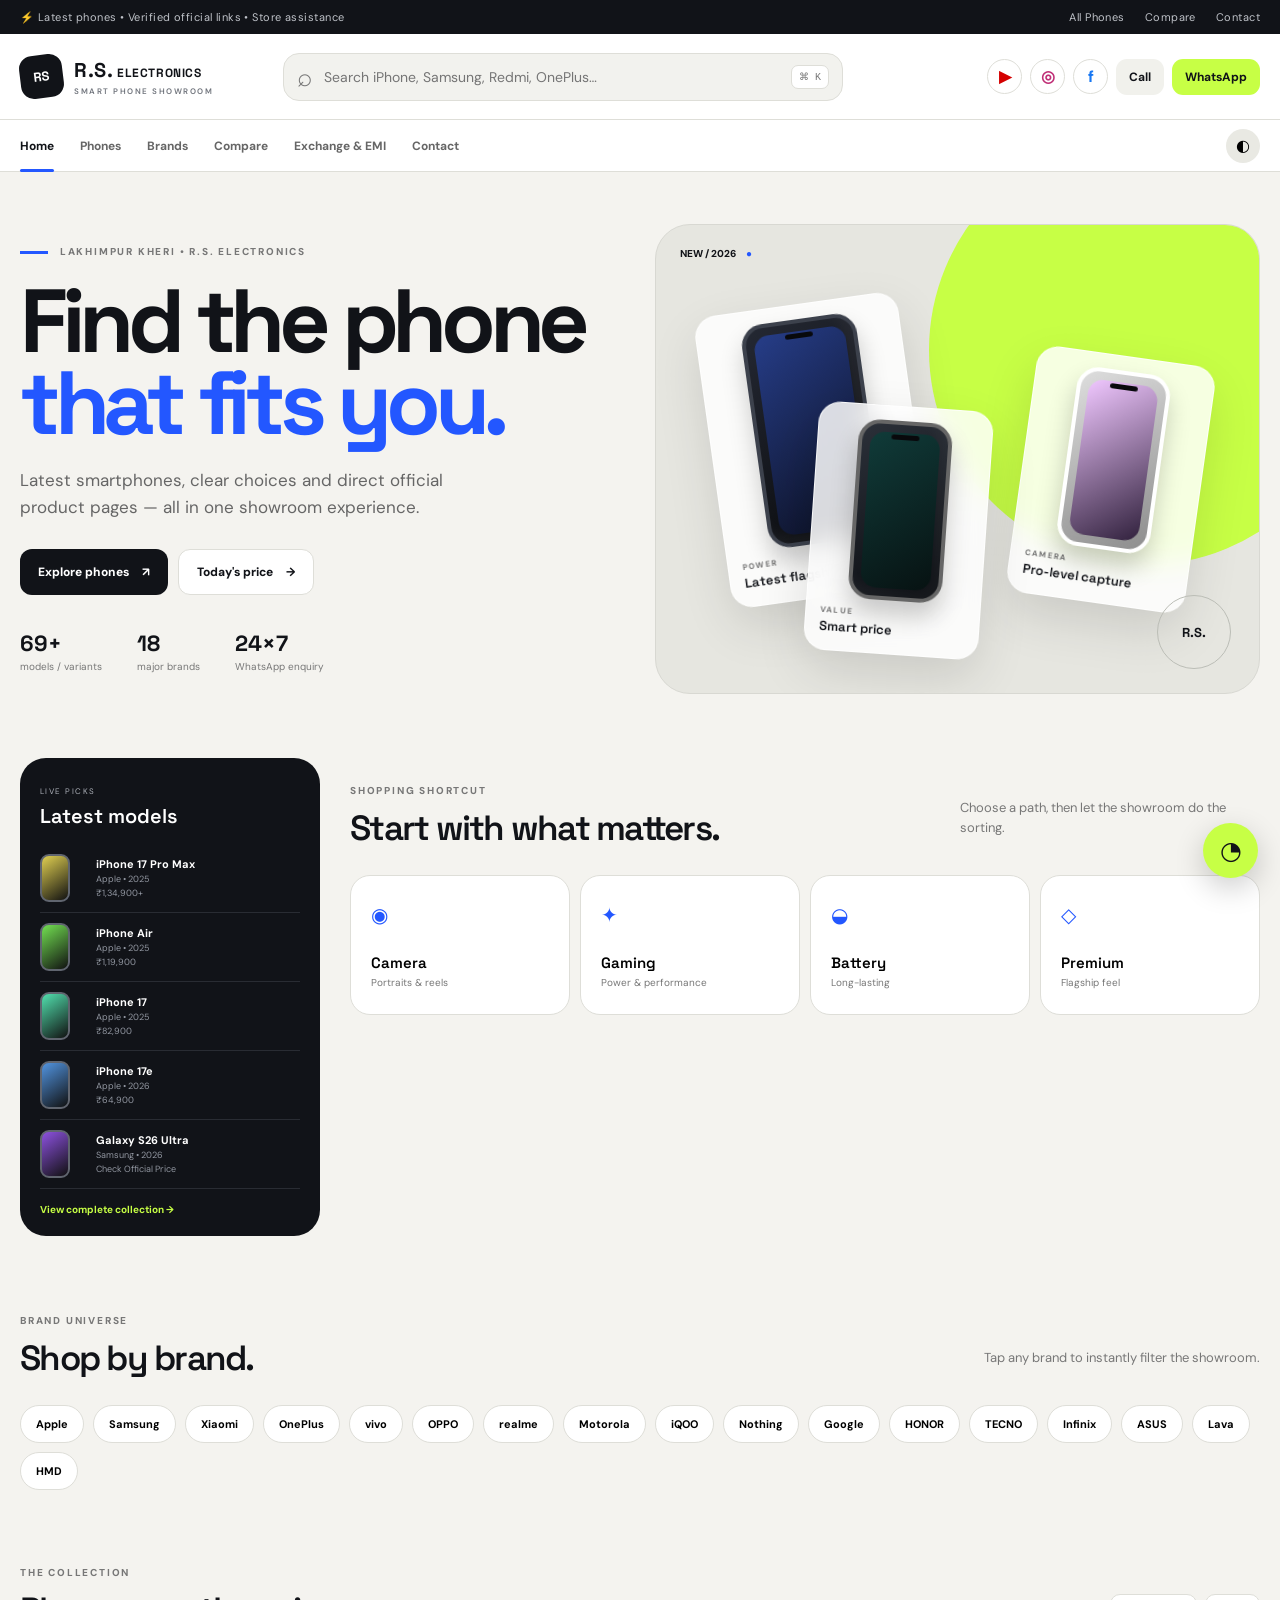
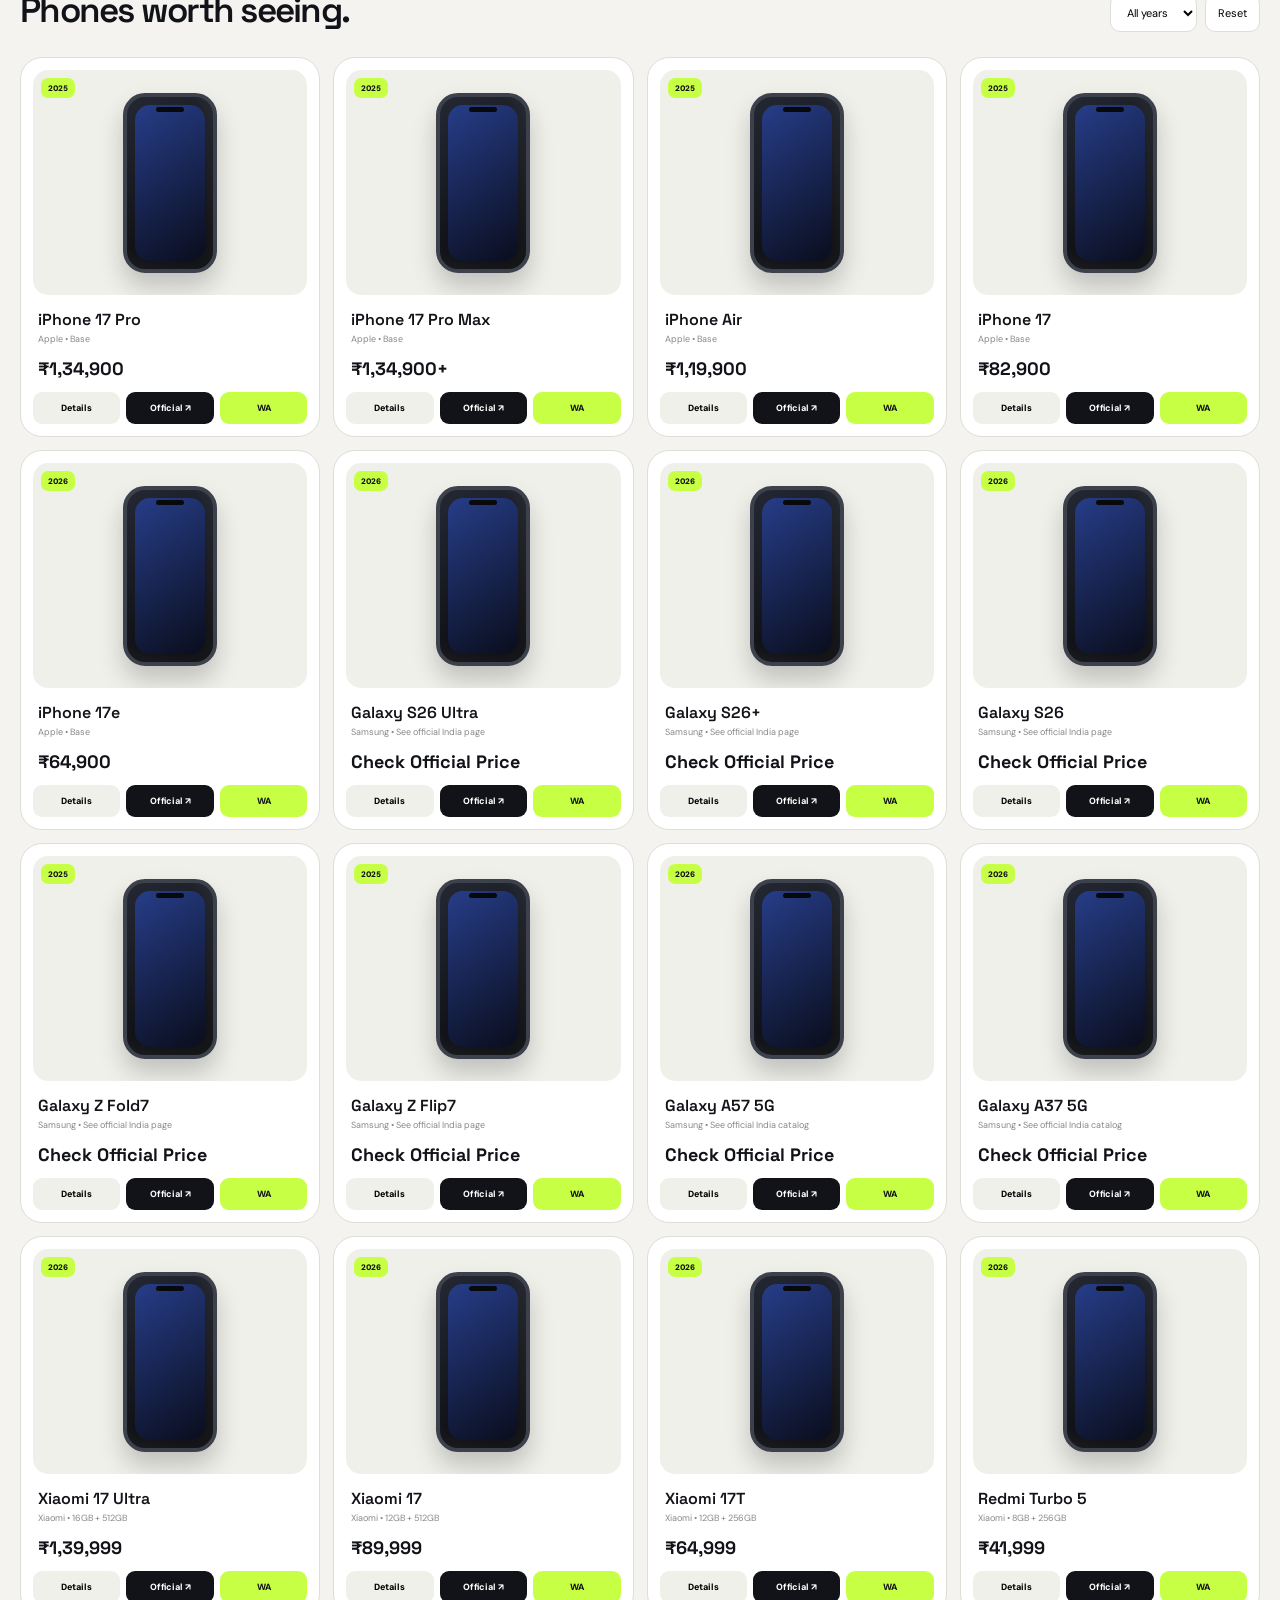
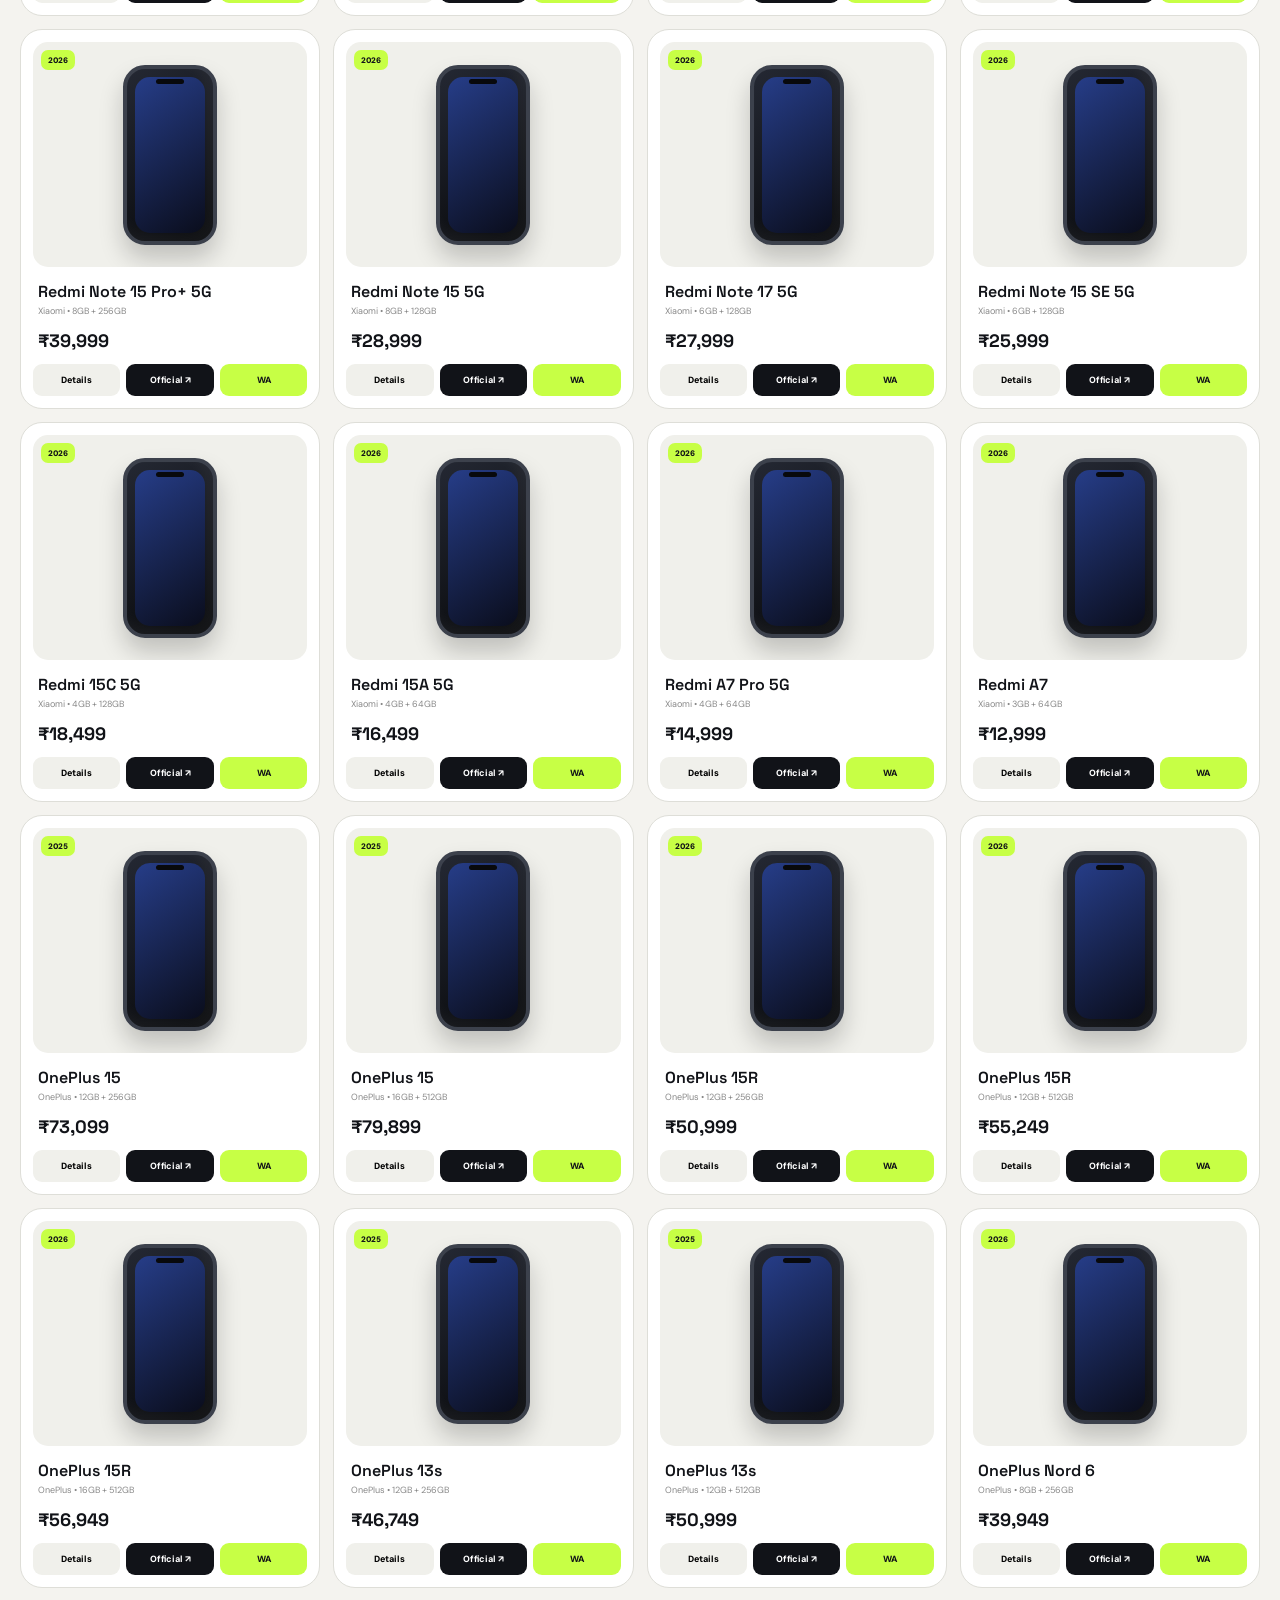
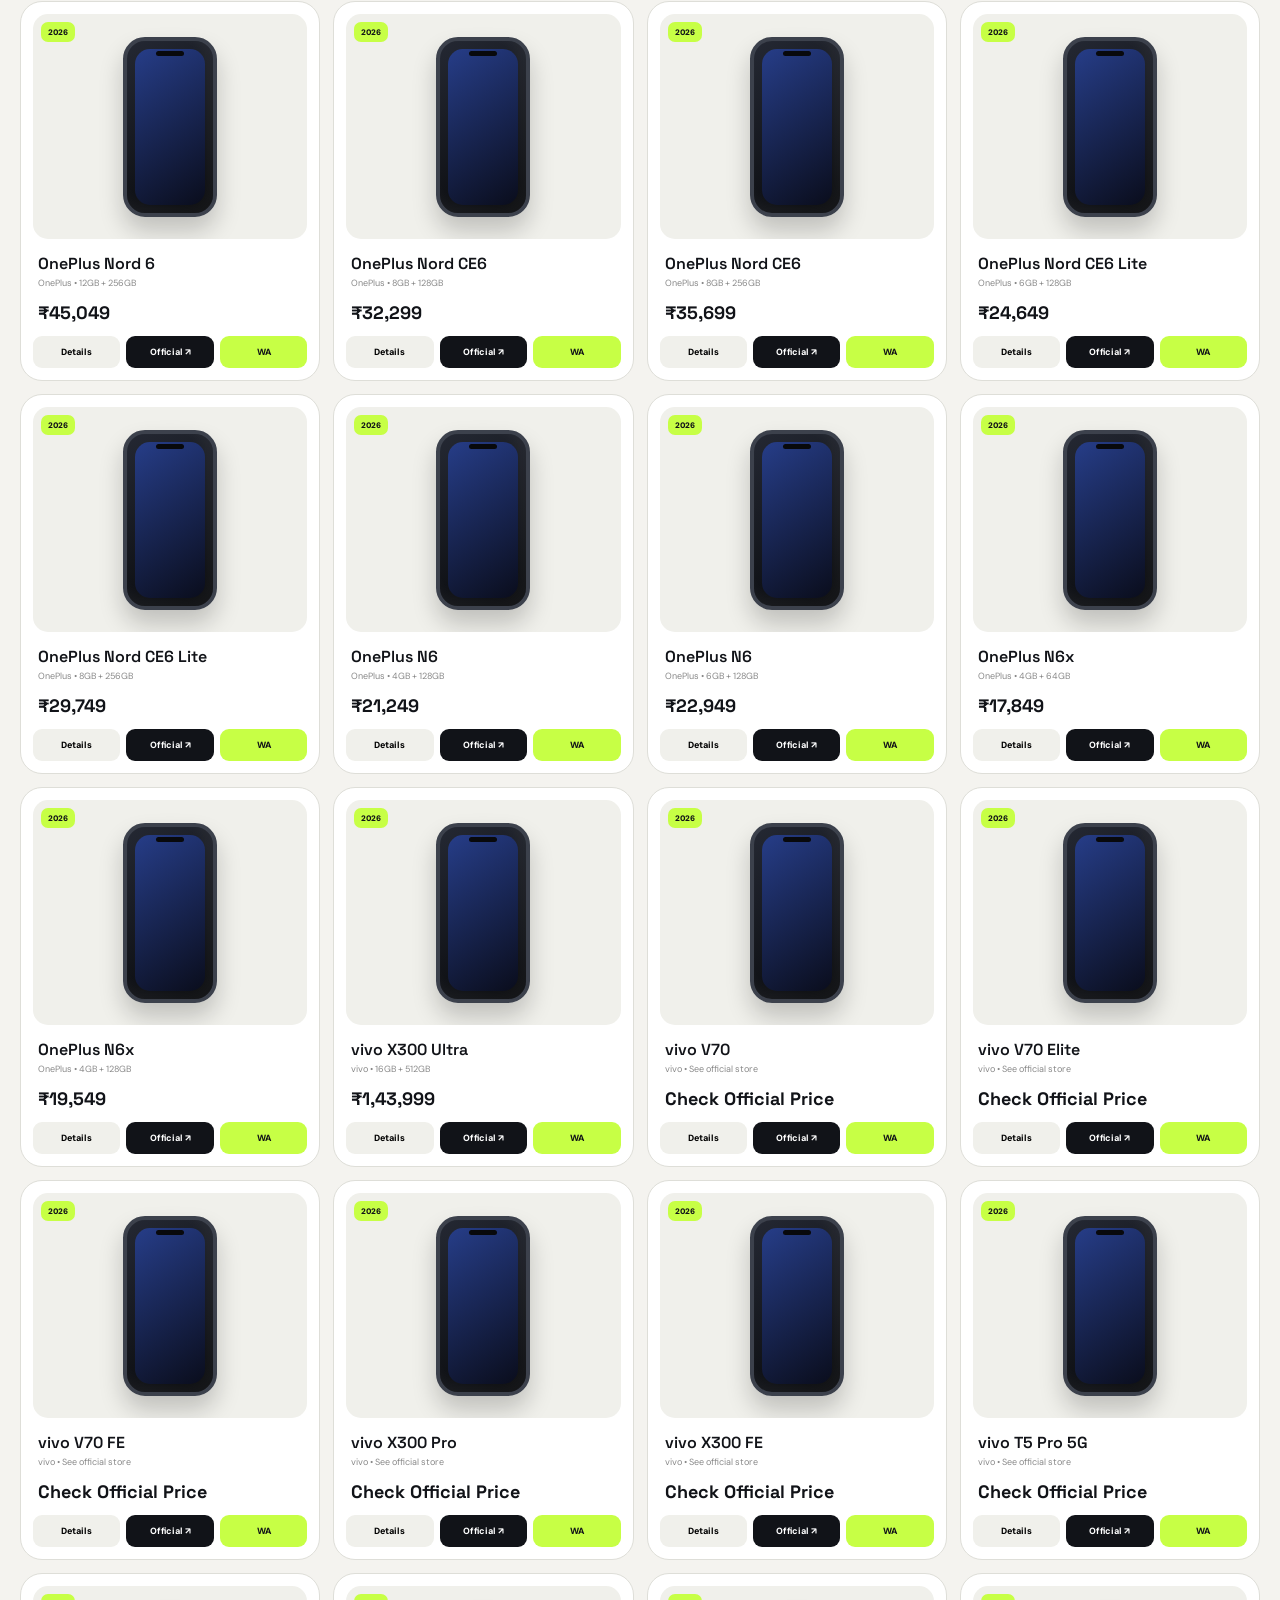
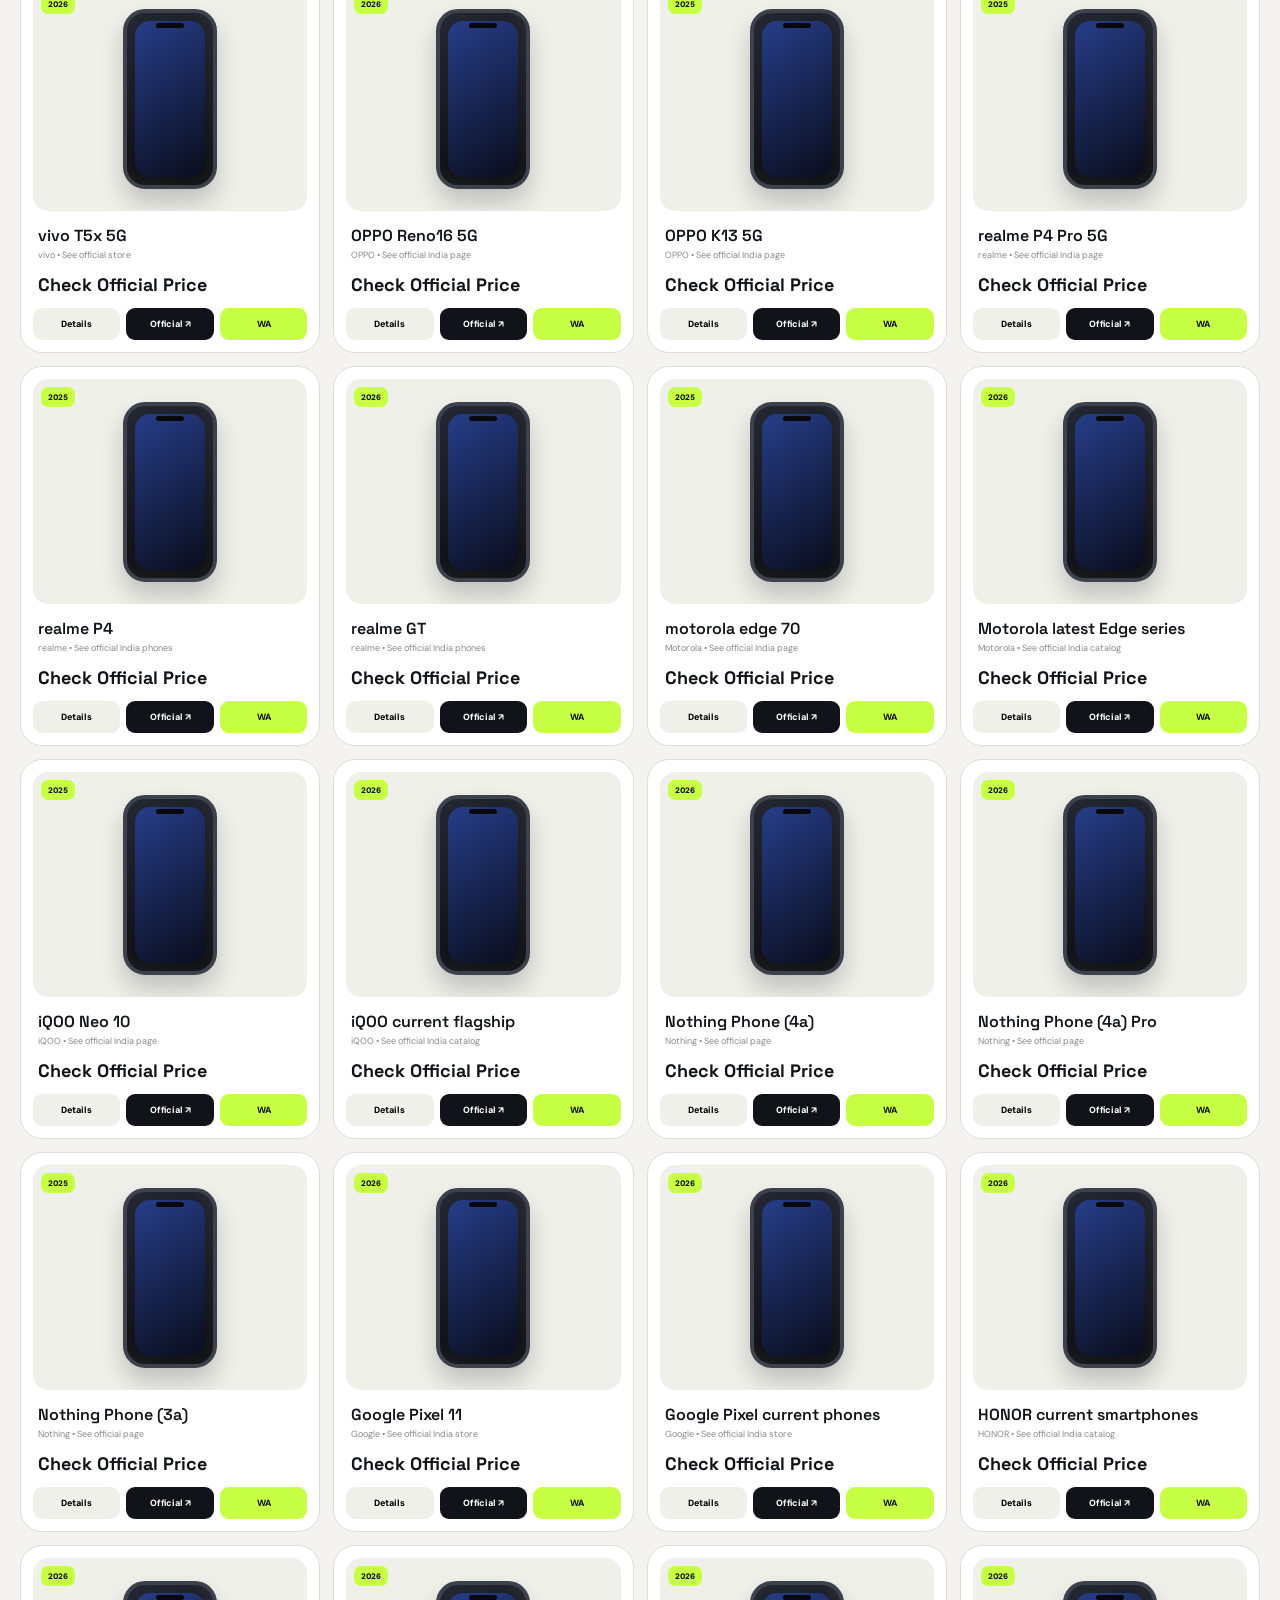
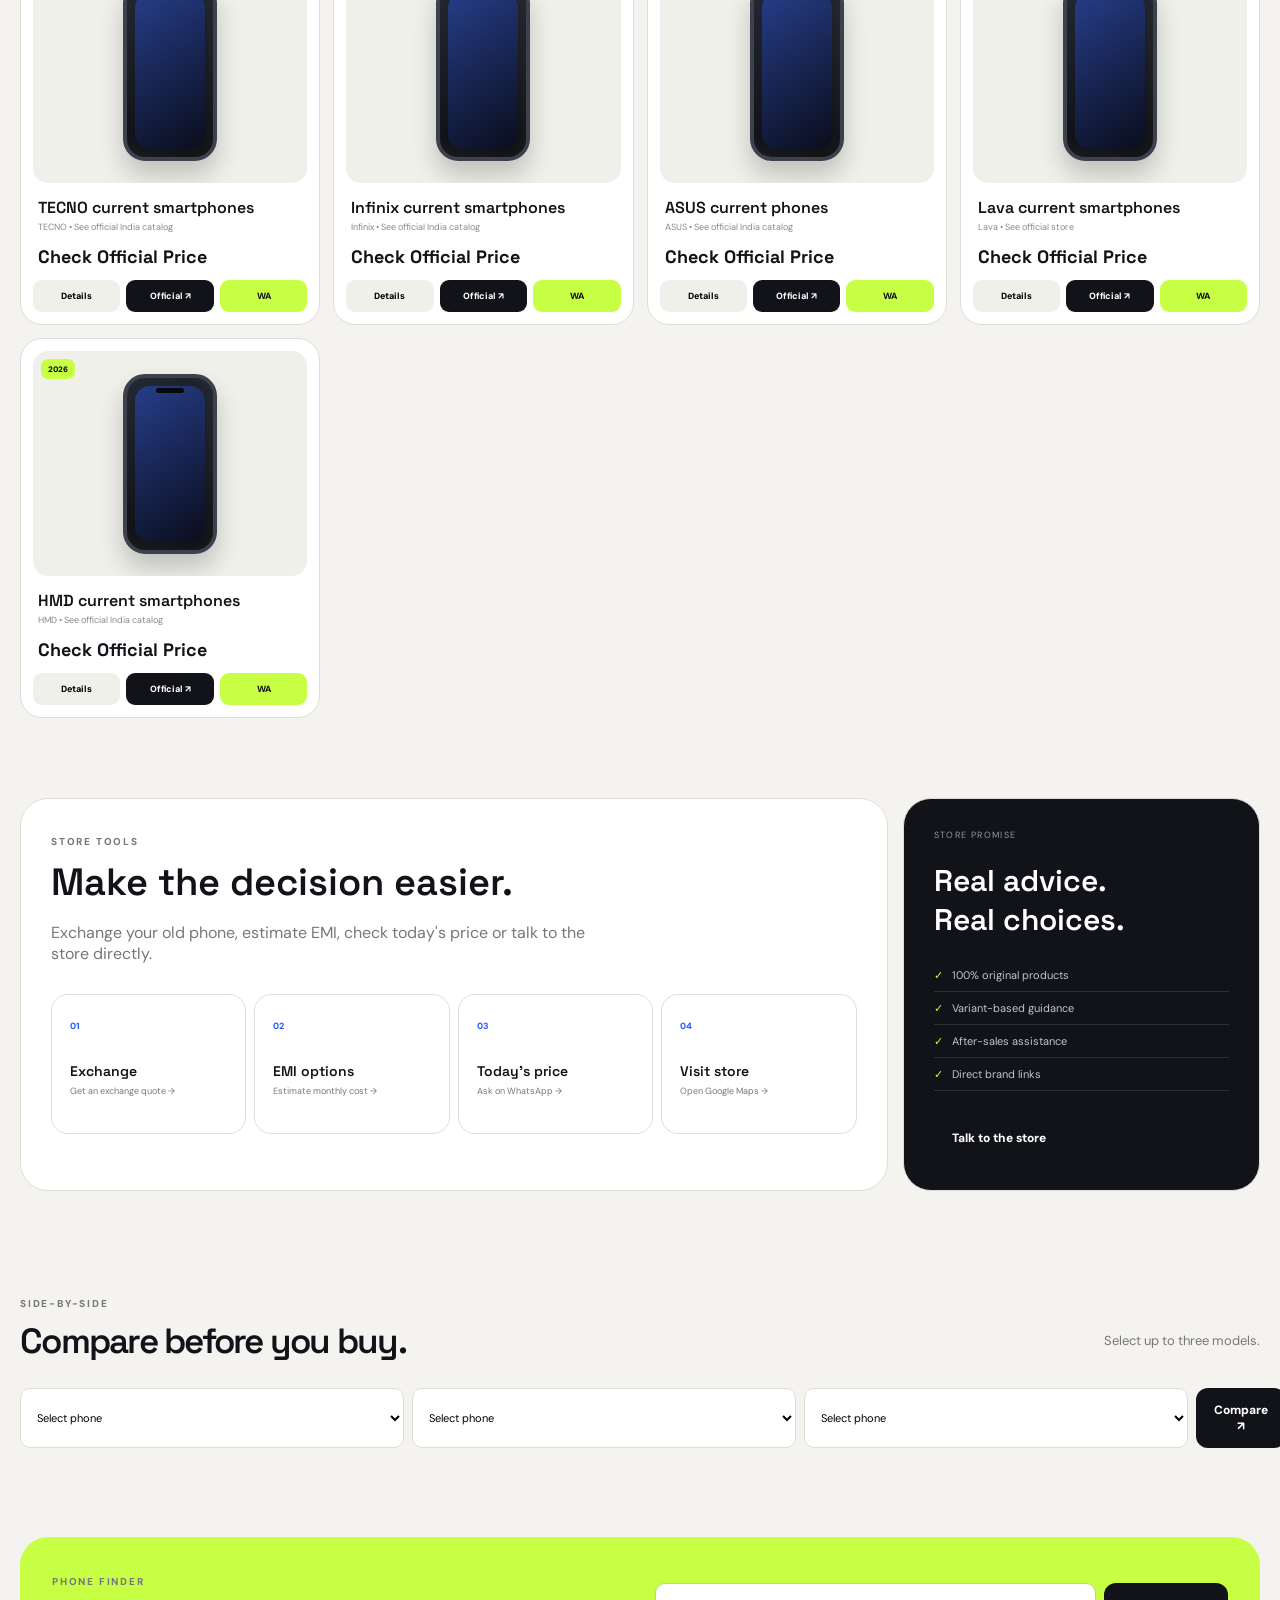
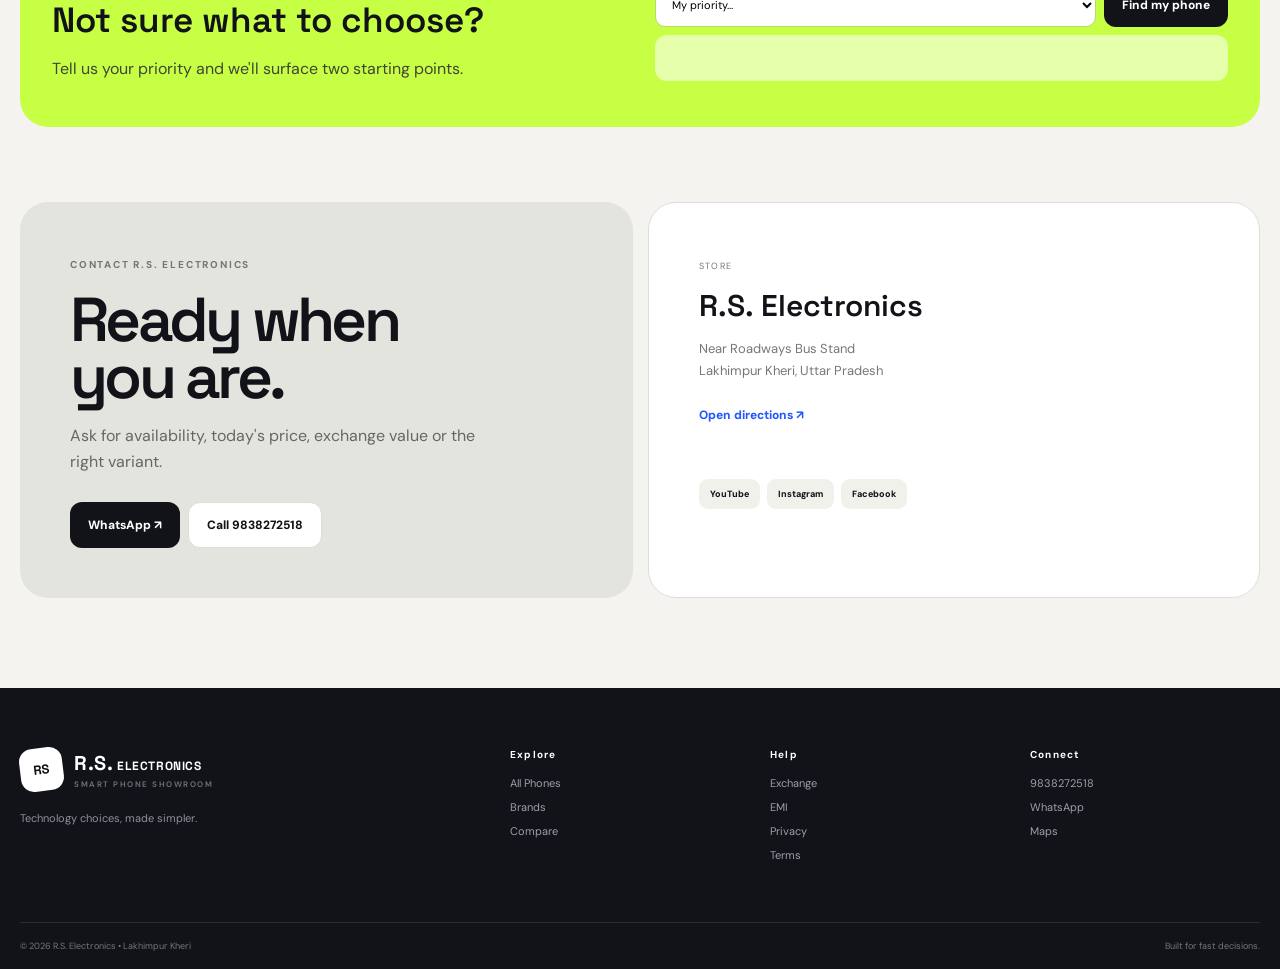
<file: index.html>
<!doctype html><html lang="en"><head><meta charset="utf-8"><meta name="viewport" content="width=device-width,initial-scale=1"><meta name="theme-color" content="#111318"><meta name="description" content="R.S. Electronics — premium mobile showroom in Lakhimpur Kheri. Explore latest phones, compare models, exchange, EMI and WhatsApp enquiries."><title>R.S. Electronics — The Smart Phone Showroom</title><link rel="stylesheet" href="style.css"></head><body>
<div class="topline"><div>⚡ Latest phones • Verified official links • Store assistance</div><div class="toplinks"><a href="#phones">All Phones</a><a href="#compare">Compare</a><a href="#contact">Contact</a></div></div>
<header class="header"><a class="logo" href="#home" aria-label="R.S. Electronics home"><span class="logo-mark">RS</span><span><strong>R.S.</strong> ELECTRONICS<small>SMART PHONE SHOWROOM</small></span></a><div class="header-search"><span>⌕</span><input id="search" placeholder="Search iPhone, Samsung, Redmi, OnePlus…" oninput="doSearch()"><kbd>⌘ K</kbd></div><div class="header-actions"><a class="social yt" href="https://www.youtube.com/@RSELECTRONICSm" target="_blank" aria-label="YouTube">▶</a><a class="social ig" href="https://www.instagram.com/r.s.electronics_lmp?igsi=cG1rOHYzMm04Y2xl" target="_blank" aria-label="Instagram">◎</a><a class="social fb" href="https://www.facebook.com/share/1EsxrLQtUa/" target="_blank" aria-label="Facebook">f</a><a class="call" href="tel:9838272518">Call</a><a class="wa" href="https://wa.me/918840725164" target="_blank">WhatsApp</a></div></header>
<nav class="nav"><div class="nav-inner"><a class="active" href="#home">Home</a><a href="#phones">Phones</a><a href="#brands">Brands</a><a href="#compare">Compare</a><a href="#services">Exchange & EMI</a><a href="#contact">Contact</a><button id="theme" onclick="toggleTheme()" aria-label="Toggle theme">◐</button></div></nav>
<main id="home">
<section class="hero wrap"><div class="hero-copy"><div class="kicker"><span></span> LAKHIMPUR KHERI • R.S. ELECTRONICS</div><h1>Find the phone<br><em>that fits you.</em></h1><p>Latest smartphones, clear choices and direct official product pages — all in one showroom experience.</p><div class="hero-buttons"><a class="btn dark" href="#phones">Explore phones <b>↗</b></a><a class="btn light" href="https://wa.me/918840725164?text=Hello%20R.S.%20Electronics%2C%20I%20want%20today%27s%20mobile%20price." target="_blank">Today's price <b>→</b></a></div><div class="hero-stats"><div><b id="modelCount">69+</b><span>models / variants</span></div><div><b>18</b><span>major brands</span></div><div><b>24×7</b><span>WhatsApp enquiry</span></div></div></div><div class="hero-stage"><div class="stage-note">NEW / 2026 <span>●</span></div><div class="hero-card card-one"><div class="device big d1"></div><span>POWER</span><b>Latest flagship</b></div><div class="hero-card card-two"><div class="device d2"></div><span>CAMERA</span><b>Pro-level capture</b></div><div class="hero-card card-three"><div class="device d3"></div><span>VALUE</span><b>Smart price</b></div><div class="orbit">R.S.</div></div></section>
<section class="rail-wrap wrap"><aside class="latest-rail"><div class="rail-title"><span>LIVE PICKS</span><b>Latest models</b></div><div id="latest"></div><a href="#phones" class="rail-more">View complete collection →</a></aside><div class="rail-main"><div class="section-head"><div><span class="eyebrow">SHOPPING SHORTCUT</span><h2>Start with what matters.</h2></div><p>Choose a path, then let the showroom do the sorting.</p></div><div class="choice-grid"><button onclick="quickNeed('Camera')"><i>◉</i><strong>Camera</strong><span>Portraits & reels</span></button><button onclick="quickNeed('Gaming')"><i>✦</i><strong>Gaming</strong><span>Power & performance</span></button><button onclick="quickNeed('Battery')"><i>◒</i><strong>Battery</strong><span>Long-lasting</span></button><button onclick="quickNeed('Premium')"><i>◇</i><strong>Premium</strong><span>Flagship feel</span></button></div></div></section>
<section id="brands" class="wrap brands"><div class="section-head"><div><span class="eyebrow">BRAND UNIVERSE</span><h2>Shop by brand.</h2></div><p>Tap any brand to instantly filter the showroom.</p></div><div id="brandsRow" class="brand-cloud"></div></section>
<section id="phones" class="wrap catalog"><div class="section-head"><div><span class="eyebrow">THE COLLECTION</span><h2>Phones worth seeing.</h2><small id="activeFilter"></small></div><div class="catalog-tools"><select id="yearFilter" onchange="renderProducts()"><option value="">All years</option><option value="2026">2026</option><option value="2025">2025</option></select><button class="filter-reset" onclick="resetFilters()">Reset</button></div></div><div id="products" class="products"></div></section>
<section id="services" class="wrap service-zone"><div class="service-main"><span class="eyebrow">STORE TOOLS</span><h2>Make the decision easier.</h2><p>Exchange your old phone, estimate EMI, check today's price or talk to the store directly.</p><div class="service-grid"><a href="https://wa.me/918840725164?text=Hello%20R.S.%20Electronics%2C%20I%20want%20an%20exchange%20quote." target="_blank"><b>01</b><strong>Exchange</strong><span>Get an exchange quote →</span></a><a href="#emi" onclick="openEMI()"><b>02</b><strong>EMI options</strong><span>Estimate monthly cost →</span></a><a href="https://wa.me/918840725164?text=Hello%20R.S.%20Electronics%2C%20please%20share%20today%27s%20price." target="_blank"><b>03</b><strong>Today's price</strong><span>Ask on WhatsApp →</span></a><a href="https://maps.app.goo.gl/9ujoJveYXrPKwmXV9" target="_blank"><b>04</b><strong>Visit store</strong><span>Open Google Maps →</span></a></div></div><div class="service-side"><div class="mini-label">STORE PROMISE</div><h3>Real advice.<br>Real choices.</h3><ul><li>100% original products</li><li>Variant-based guidance</li><li>After-sales assistance</li><li>Direct brand links</li></ul><a class="btn dark" href="tel:9838272518">Talk to the store</a></div></section>
<section id="compare" class="wrap compare-zone"><div class="section-head"><div><span class="eyebrow">SIDE-BY-SIDE</span><h2>Compare before you buy.</h2></div><p>Select up to three models.</p></div><div class="compare-selects"><select id="c1"><option value="">Select phone 1</option></select><select id="c2"><option value="">Select phone 2</option></select><select id="c3"><option value="">Select phone 3</option></select><button class="btn dark" onclick="compare()">Compare ↗</button></div><div id="comparison" class="comparison"></div></section>
<section class="wrap finder"><div><span class="eyebrow">PHONE FINDER</span><h2>Not sure what to choose?</h2><p>Tell us your priority and we'll surface two starting points.</p></div><div class="finder-form"><select id="purpose"><option value="">My priority…</option><option value="Camera">Camera</option><option value="Gaming">Gaming</option><option value="Battery">Battery</option><option value="Premium">Premium</option></select><button class="btn dark" onclick="findPhone()">Find my phone</button><div id="finderResult"></div></div></section>
<section id="contact" class="wrap contact"><div class="contact-copy"><span class="eyebrow">CONTACT R.S. ELECTRONICS</span><h2>Ready when<br>you are.</h2><p>Ask for availability, today's price, exchange value or the right variant.</p><div class="contact-actions"><a class="btn dark" href="https://wa.me/918840725164" target="_blank">WhatsApp ↗</a><a class="btn light" href="tel:9838272518">Call 9838272518</a></div></div><div class="contact-card"><span>STORE</span><h3>R.S. Electronics</h3><p>Near Roadways Bus Stand<br>Lakhimpur Kheri, Uttar Pradesh</p><a href="https://maps.app.goo.gl/9ujoJveYXrPKwmXV9" target="_blank">Open directions ↗</a><div class="contact-socials"><a href="https://www.youtube.com/@RSELECTRONICSm" target="_blank">YouTube</a><a href="https://www.instagram.com/r.s.electronics_lmp?igsi=cG1rOHYzMm04Y2xl" target="_blank">Instagram</a><a href="https://www.facebook.com/share/1EsxrLQtUa/" target="_blank">Facebook</a></div></div></section>
</main>
<footer><div class="wrap footer"><div><a class="logo light-logo" href="#home"><span class="logo-mark">RS</span><span><strong>R.S.</strong> ELECTRONICS<small>SMART PHONE SHOWROOM</small></span></a><p>Technology choices, made simpler.</p></div><div><b>Explore</b><a href="#phones">All Phones</a><a href="#brands">Brands</a><a href="#compare">Compare</a></div><div><b>Help</b><a href="#services">Exchange</a><a href="#services">EMI</a><a href="privacy.html">Privacy</a><a href="terms.html">Terms</a></div><div><b>Connect</b><a href="tel:9838272518">9838272518</a><a href="https://wa.me/918840725164" target="_blank">WhatsApp</a><a href="https://maps.app.goo.gl/9ujoJveYXrPKwmXV9" target="_blank">Maps</a></div></div><div class="copyright wrap">© 2026 R.S. Electronics • Lakhimpur Kheri <span>Built for fast decisions.</span></div></footer>
<div id="modal" class="modal" onclick="if(event.target===this)closeModal()"><div class="modal-box"><button class="modal-close" onclick="closeModal()">×</button><div id="modalContent"></div></div></div><a class="float-wa" href="https://wa.me/918840725164" target="_blank" aria-label="WhatsApp">◔</a><script src="products.js"></script><script src="app.js"></script></body></html>
</file>
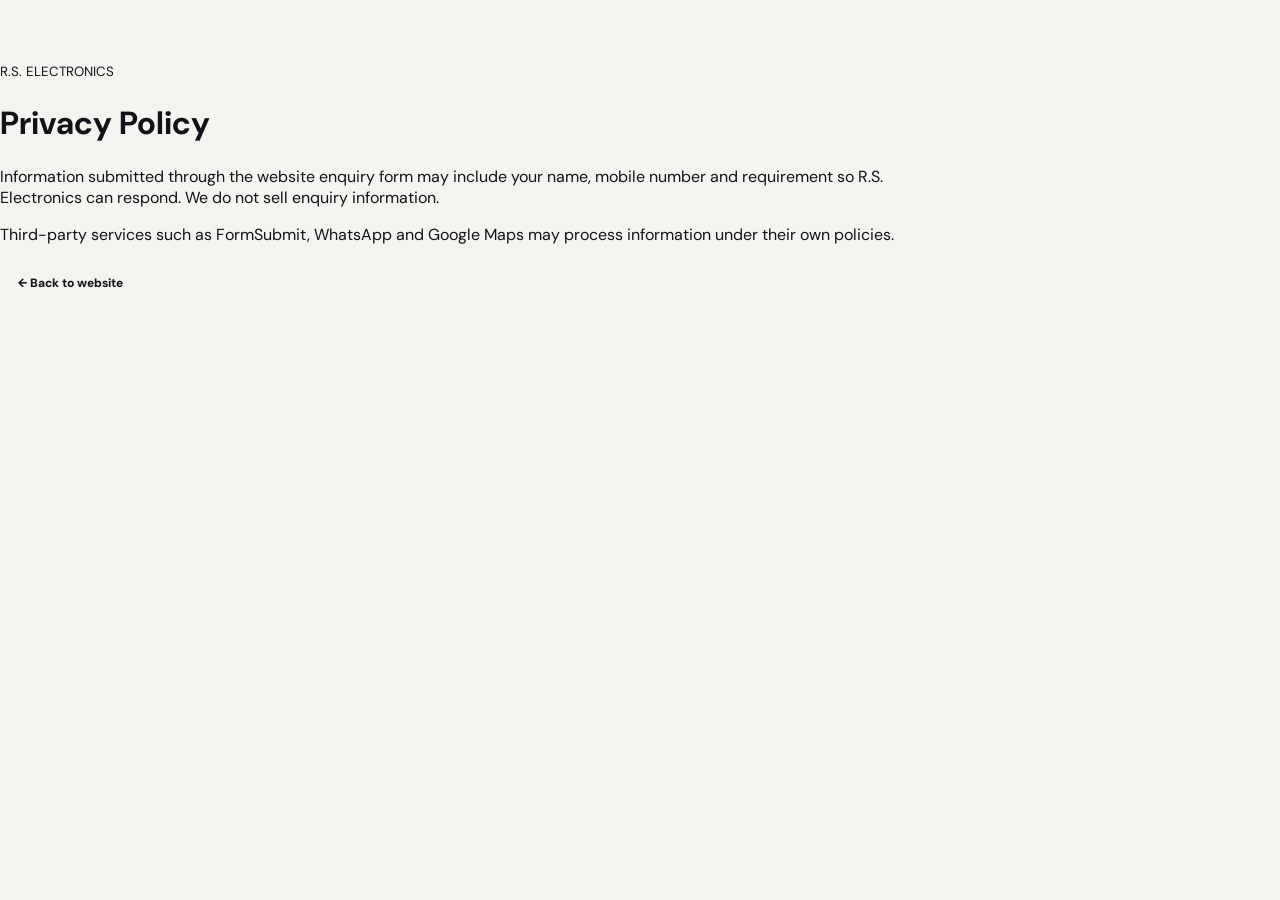
<file: privacy.html>
<!doctype html><html lang="en"><head><meta charset="utf-8"><meta name="viewport" content="width=device-width,initial-scale=1"><title>Privacy Policy | R.S. Electronics</title><link rel="stylesheet" href="style.css"></head><body><main class="section" style="padding-top:60px;max-width:900px"><small>R.S. ELECTRONICS</small><h1>Privacy Policy</h1><p>Information submitted through the website enquiry form may include your name, mobile number and requirement so R.S. Electronics can respond. We do not sell enquiry information.</p><p>Third-party services such as FormSubmit, WhatsApp and Google Maps may process information under their own policies.</p><a class="btn green" href="index.html">← Back to website</a></main></body></html>
</file>
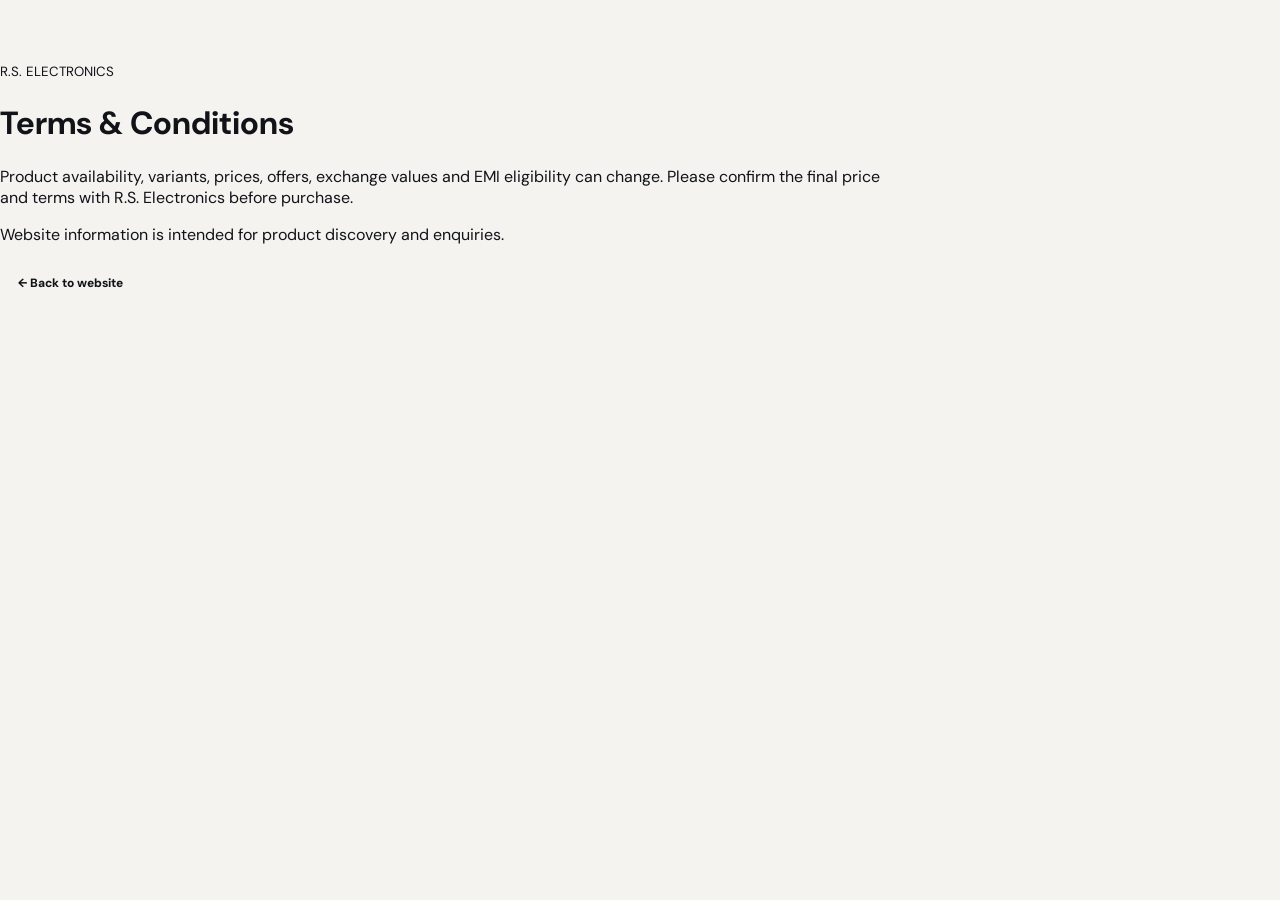
<file: terms.html>
<!doctype html><html lang="en"><head><meta charset="utf-8"><meta name="viewport" content="width=device-width,initial-scale=1"><title>Terms | R.S. Electronics</title><link rel="stylesheet" href="style.css"></head><body><main class="section" style="padding-top:60px;max-width:900px"><small>R.S. ELECTRONICS</small><h1>Terms & Conditions</h1><p>Product availability, variants, prices, offers, exchange values and EMI eligibility can change. Please confirm the final price and terms with R.S. Electronics before purchase.</p><p>Website information is intended for product discovery and enquiries.</p><a class="btn green" href="index.html">← Back to website</a></main></body></html>
</file>
<file: style.css>
@import url('https://fonts.googleapis.com/css2?family=DM+Sans:wght@400;500;600;700&family=Space+Grotesk:wght@500;600;700&display=swap');
:root{--bg:#f4f3ef;--paper:#fff;--ink:#111318;--muted:#70747c;--line:#deded8;--blue:#2357ff;--lime:#c7ff45;--soft:#e9e9e3;--shadow:0 22px 60px rgba(17,19,24,.10)}*{box-sizing:border-box}html{scroll-behavior:smooth}body{margin:0;background:var(--bg);color:var(--ink);font-family:'DM Sans',sans-serif}a{text-decoration:none;color:inherit}button,input,select{font:inherit}button{cursor:pointer;border:0}.wrap{width:min(1240px,calc(100% - 40px));margin:auto}.topline{height:34px;background:#111318;color:#bfc2c8;display:flex;align-items:center;justify-content:space-between;padding:0 max(20px,calc((100% - 1240px)/2));font-size:11px;letter-spacing:.04em}.toplinks{display:flex;gap:20px}.toplinks a:hover{color:#fff}.header{height:86px;background:var(--paper);display:flex;align-items:center;gap:28px;padding:0 max(20px,calc((100% - 1240px)/2));border-bottom:1px solid var(--line);position:sticky;top:0;z-index:30}.logo{display:flex;align-items:center;gap:11px;min-width:235px}.logo-mark{width:43px;height:43px;background:var(--ink);color:#fff;display:grid;place-items:center;font:700 13px 'Space Grotesk';border-radius:13px;transform:rotate(-7deg)}.logo strong{font:700 20px 'Space Grotesk'}.logo span:not(.logo-mark){font:700 12px 'Space Grotesk';letter-spacing:.05em}.logo small{display:block;font:600 8px 'DM Sans';letter-spacing:.19em;color:var(--muted);margin-top:3px}.header-search{height:48px;flex:1;max-width:560px;background:#f2f2ee;border:1px solid var(--line);border-radius:16px;display:flex;align-items:center;padding:0 13px;gap:9px}.header-search span{font-size:26px;color:#777}.header-search input{border:0;background:transparent;outline:0;flex:1;font-size:14px}.header-search kbd{font-size:10px;background:#fff;border:1px solid var(--line);padding:5px 7px;border-radius:7px;color:#777}.header-actions{margin-left:auto;display:flex;align-items:center;gap:8px}.social{width:35px;height:35px;border-radius:50%;display:grid;place-items:center;font-weight:700;border:1px solid var(--line)}.social:hover{transform:translateY(-2px)}.yt{color:#d40000}.ig{color:#c02f77}.fb{color:#1877f2}.call,.wa{padding:10px 13px;border-radius:11px;font-weight:700;font-size:12px}.call{background:#f1f1ec}.wa{background:var(--lime)}.nav{background:var(--paper);border-bottom:1px solid var(--line)}.nav-inner{width:min(1240px,calc(100% - 40px));margin:auto;height:51px;display:flex;align-items:center;gap:26px}.nav a{font-size:12px;font-weight:700;color:#666}.nav a:hover,.nav a.active{color:var(--ink)}.nav a.active{position:relative}.nav a.active:after{content:'';height:3px;background:var(--blue);position:absolute;left:0;right:0;bottom:-18px;border-radius:3px}.nav button{margin-left:auto;background:var(--soft);width:34px;height:34px;border-radius:50%}.hero{min-height:560px;display:grid;grid-template-columns:1fr 1fr;align-items:center;gap:30px;padding-top:52px;padding-bottom:48px}.kicker,.eyebrow{font-size:10px;font-weight:800;letter-spacing:.18em;color:#777}.kicker span{display:inline-block;width:28px;height:3px;background:var(--blue);vertical-align:middle;margin-right:8px}.hero h1{font:700 clamp(54px,7vw,92px)/.92 'Space Grotesk';letter-spacing:-.07em;margin:22px 0}.hero h1 em{font-style:normal;color:var(--blue)}.hero-copy p{max-width:490px;color:#666;font-size:17px;line-height:1.6}.hero-buttons{display:flex;gap:10px;margin:28px 0}.btn{display:inline-flex;align-items:center;justify-content:center;gap:13px;padding:14px 18px;border-radius:12px;font-weight:800;font-size:12px;transition:.2s}.btn:hover{transform:translateY(-3px)}.btn.dark{background:var(--ink);color:#fff}.btn.light{background:#fff;border:1px solid var(--line)}.hero-stats{display:flex;gap:35px;margin-top:34px}.hero-stats div{display:grid;gap:3px}.hero-stats b{font:700 22px 'Space Grotesk'}.hero-stats span{font-size:10px;color:#777}.hero-stage{height:470px;position:relative;background:#e6e6e0;border-radius:35px;overflow:hidden;border:1px solid #d8d8d2}.hero-stage:before{content:'';position:absolute;width:430px;height:430px;border-radius:50%;background:var(--lime);right:-100px;top:-90px}.stage-note{position:absolute;left:24px;top:22px;font-size:10px;font-weight:800;z-index:2}.stage-note span{color:var(--blue);margin-left:8px}.orbit{position:absolute;right:28px;bottom:24px;width:74px;height:74px;border:1px solid #bbbdb6;border-radius:50%;display:grid;place-items:center;font:700 13px 'Space Grotesk';z-index:3}.hero-card{position:absolute;background:rgba(255,255,255,.84);backdrop-filter:blur(14px);border:1px solid rgba(255,255,255,.8);border-radius:22px;padding:14px;box-shadow:0 20px 50px rgba(0,0,0,.12);z-index:2}.hero-card span{display:block;color:#777;font-size:8px;font-weight:800;letter-spacing:.15em;margin-top:8px}.hero-card b{font:600 13px 'Space Grotesk'}.card-one{width:205px;left:56px;top:78px;transform:rotate(-8deg)}.card-two{width:180px;right:58px;top:130px;transform:rotate(8deg)}.card-three{width:175px;left:155px;bottom:38px;transform:rotate(4deg)}.device{height:180px;width:94px;margin:auto;border-radius:22px;background:linear-gradient(145deg,#242833,#07080a);border:4px solid #3c414c;box-shadow:inset -8px -8px 16px rgba(255,255,255,.06),0 14px 25px rgba(0,0,0,.2);position:relative}.device:before{content:'';position:absolute;inset:8px;border-radius:15px;background:linear-gradient(145deg,#263d88,#0a0d1c)}.device:after{content:'';position:absolute;top:10px;left:50%;transform:translateX(-50%);width:28px;height:5px;background:#08090c;border-radius:5px}.device.big{height:225px;width:116px}.d2{background:linear-gradient(145deg,#dedede,#888);border-color:#fff}.d2:before{background:linear-gradient(145deg,#f0c7ff,#31213d)}.d3{background:linear-gradient(145deg,#2b3039,#080a0e);border-color:#666}.d3:before{background:linear-gradient(145deg,#103b39,#071212)}.rail-wrap{display:grid;grid-template-columns:300px 1fr;gap:30px;margin-top:16px}.latest-rail{background:#111318;color:#fff;border-radius:26px;padding:20px;min-height:370px}.rail-title span{font-size:8px;letter-spacing:.18em;color:#aeb2ba}.rail-title b{display:block;font:600 20px 'Space Grotesk';margin:4px 0 15px}.latest-item{display:grid;grid-template-columns:46px 1fr;gap:10px;align-items:center;padding:10px 0;border-bottom:1px solid #292c33}.latest-item b{font-size:11px;display:block;white-space:nowrap;overflow:hidden;text-overflow:ellipsis}.latest-item small,.latest-item em{font-size:9px;color:#9297a1;display:block;font-style:normal;margin-top:2px}.mini-device{width:30px;height:48px;border-radius:9px;background:linear-gradient(145deg,hsl(var(--h) 70% 60%),#111);border:2px solid #60656f}.rail-more{display:block;font-size:10px;color:var(--lime);margin-top:14px;font-weight:700}.rail-main{padding:20px 0}.section-head{display:flex;justify-content:space-between;gap:20px;align-items:end;margin-bottom:25px}.section-head h2{font:600 35px 'Space Grotesk';letter-spacing:-.05em;margin:7px 0 0}.section-head p{color:#777;font-size:13px;max-width:300px;line-height:1.5}.choice-grid{display:grid;grid-template-columns:repeat(4,1fr);gap:10px}.choice-grid button{background:#fff;border:1px solid var(--line);border-radius:20px;text-align:left;padding:20px;min-height:140px;transition:.2s}.choice-grid button:hover{transform:translateY(-5px);box-shadow:var(--shadow);border-color:#bbb}.choice-grid i{font-style:normal;display:block;font-size:20px;color:var(--blue);margin-bottom:25px}.choice-grid strong,.choice-grid span{display:block}.choice-grid strong{font:600 15px 'Space Grotesk'}.choice-grid span{font-size:10px;color:#777;margin-top:4px}.brands{padding:72px 0 35px}.brand-cloud{display:flex;flex-wrap:wrap;gap:9px}.brand-pill{padding:11px 15px;background:#fff;border:1px solid var(--line);border-radius:100px;font-weight:700;font-size:11px}.brand-pill:hover,.brand-pill.selected{background:var(--ink);color:#fff;border-color:var(--ink)}.catalog{padding:35px 0 80px}.catalog-tools{display:flex;gap:8px}.catalog-tools select,.catalog-tools button,.compare-selects select,.finder-form select{border:1px solid var(--line);background:#fff;border-radius:10px;padding:10px 12px;font-size:11px}.products{display:grid;grid-template-columns:repeat(4,1fr);gap:13px}.product{background:#fff;border:1px solid var(--line);border-radius:22px;padding:12px;position:relative;overflow:hidden;transition:.25s}.product:hover{transform:translateY(-5px);box-shadow:var(--shadow)}.product-year{position:absolute;left:20px;top:20px;background:var(--lime);padding:5px 7px;border-radius:7px;font-size:8px;font-weight:900;z-index:2}.product-image{height:225px;background:#f0f0eb;border-radius:15px;display:grid;place-items:center;overflow:hidden}.product-image img{width:100%;height:100%;object-fit:contain}.image-fallback{height:100%;display:grid;place-items:center}.product h3{font:600 16px 'Space Grotesk';margin:14px 5px 3px}.product small{display:block;color:#888;font-size:9px;margin:0 5px;white-space:nowrap;overflow:hidden;text-overflow:ellipsis}.product-price{font:700 18px 'Space Grotesk';margin:12px 5px}.card-row{display:flex;gap:6px}.official,.wa-small,.details{flex:1;padding:10px;border-radius:9px;text-align:center;font-size:9px;font-weight:800}.official{background:var(--ink);color:#fff}.wa-small{background:var(--lime)}.details{background:#f0f0eb}.service-zone{display:grid;grid-template-columns:1.7fr .7fr;gap:15px;margin-bottom:75px}.service-main,.service-side{background:#fff;border:1px solid var(--line);border-radius:28px;padding:30px}.service-main h2{font:600 38px 'Space Grotesk';margin:8px 0}.service-main>p{color:#777;max-width:540px}.service-grid{display:grid;grid-template-columns:repeat(4,1fr);margin-top:30px;gap:8px}.service-grid a{padding:18px;border:1px solid var(--line);border-radius:17px;min-height:140px}.service-grid a:hover{background:#f4f4ef}.service-grid b{font-size:9px;color:var(--blue)}.service-grid strong,.service-grid span{display:block}.service-grid strong{font:600 14px 'Space Grotesk';margin-top:28px}.service-grid span{font-size:9px;color:#777;margin-top:5px}.service-side{background:var(--ink);color:#fff}.mini-label{font-size:9px;letter-spacing:.15em;color:#999}.service-side h3{font:600 30px 'Space Grotesk';margin:20px 0}.service-side ul{list-style:none;padding:0;margin:0 0 25px}.service-side li{padding:9px 0;border-bottom:1px solid #2d3037;font-size:11px;color:#c2c5ca}.service-side li:before{content:'✓';color:var(--lime);margin-right:9px}.compare-zone{padding:25px 0 75px}.compare-selects{display:grid;grid-template-columns:1fr 1fr 1fr auto;gap:8px}.comparison{margin-top:14px}.compare-table{width:100%;border-collapse:collapse;background:#fff;border:1px solid var(--line);border-radius:18px;overflow:hidden}.compare-table th,.compare-table td{padding:14px;text-align:left;border-bottom:1px solid var(--line);font-size:11px}.compare-table th{font:600 14px 'Space Grotesk'}.finder{background:var(--lime);border-radius:28px;padding:32px;display:grid;grid-template-columns:1fr 1fr;gap:30px;align-items:center;margin-bottom:75px}.finder h2{font:600 35px 'Space Grotesk';margin:8px 0}.finder p{color:#414631}.finder-form{display:grid;grid-template-columns:1fr auto;gap:8px}.finder-form select{border-color:#b9d96b}.finder-form button{border:0}.finder-form div{grid-column:1/-1;background:rgba(255,255,255,.55);padding:14px;border-radius:12px;font-size:12px;min-height:46px}.contact{display:grid;grid-template-columns:1fr 1fr;gap:15px;padding-bottom:90px}.contact-copy{background:#e4e4de;border-radius:28px;padding:50px}.contact-copy h2{font:600 62px/.92 'Space Grotesk';letter-spacing:-.06em;margin:18px 0}.contact-copy p{color:#666;max-width:410px;line-height:1.6}.contact-actions{display:flex;gap:8px;margin-top:28px}.contact-card{background:#fff;border:1px solid var(--line);border-radius:28px;padding:50px}.contact-card>span{font-size:9px;letter-spacing:.15em;color:#777}.contact-card h3{font:600 30px 'Space Grotesk';margin:12px 0}.contact-card p{color:#777;line-height:1.7;font-size:13px}.contact-card>a{display:inline-block;margin-top:12px;color:var(--blue);font-weight:800;font-size:12px}.contact-socials{display:flex;gap:7px;margin-top:55px;flex-wrap:wrap}.contact-socials a{padding:9px 11px;background:#f1f1ec;border-radius:9px;font-size:9px;font-weight:800}footer{background:#111318;color:#fff}.footer{display:grid;grid-template-columns:2fr 1fr 1fr 1fr;gap:30px;padding:60px 0}.light-logo .logo-mark{background:#fff;color:#111}.footer p{color:#8d929b;font-size:11px;margin-top:20px}.footer>div:not(:first-child){display:grid;align-content:start;gap:10px}.footer b{font-size:10px;letter-spacing:.12em;color:#fff;margin-bottom:5px}.footer>div:not(:first-child) a{font-size:11px;color:#9ca1aa}.footer a:hover{color:#fff}.copyright{border-top:1px solid #292c33;padding:17px 0;color:#777;font-size:9px;display:flex;justify-content:space-between}.modal{position:fixed;inset:0;background:rgba(0,0,0,.62);backdrop-filter:blur(8px);display:none;place-items:center;z-index:80;padding:20px}.modal.open{display:grid}.modal-box{background:#fff;border-radius:24px;width:min(650px,100%);padding:28px;position:relative}.modal-close{position:absolute;right:15px;top:15px;width:32px;height:32px;border-radius:50%;background:#f0f0eb;font-size:22px}.detail-grid{display:grid;grid-template-columns:180px 1fr;gap:25px;align-items:center}.detail-grid h2{font:600 32px 'Space Grotesk';margin:6px 0}.detail-grid p{font-size:12px;color:#777}.detail-device{height:250px}.float-wa{position:fixed;right:22px;bottom:22px;width:55px;height:55px;background:var(--lime);display:grid;place-items:center;border-radius:50%;font-size:25px;box-shadow:0 10px 30px rgba(0,0,0,.2);z-index:50}.empty{grid-column:1/-1;background:#fff;padding:35px;border-radius:18px;color:#777}.dark-mode{--bg:#0c0d10;--paper:#14161b;--ink:#f4f4ef;--muted:#a4a7ad;--line:#2c2f36;--soft:#20232a}.dark-mode .header-search,.dark-mode .product-image,.dark-mode .choice-grid button,.dark-mode .brand-pill,.dark-mode .product,.dark-mode .service-main,.dark-mode .contact-card,.dark-mode .finder-form select,.dark-mode .compare-selects select,.dark-mode .catalog-tools select,.dark-mode .catalog-tools button,.dark-mode .details,.dark-mode .contact-card .contact-socials a{background:#181a20;color:#eee}.dark-mode .hero-stage,.dark-mode .contact-copy{background:#1c1e23}.dark-mode .section-head p,.dark-mode .hero-copy p,.dark-mode .product small,.dark-mode .contact-card p{color:#a2a5ab}
@media(max-width:1000px){.header-actions .social{display:none}.products{grid-template-columns:repeat(3,1fr)}.choice-grid{grid-template-columns:repeat(2,1fr)}.service-grid{grid-template-columns:repeat(2,1fr)}.service-zone,.finder,.contact{grid-template-columns:1fr}.hero{grid-template-columns:1fr}.hero-stage{height:430px}.rail-wrap{grid-template-columns:1fr}.latest-rail{min-height:auto}.latest-rail #latest{display:grid;grid-template-columns:repeat(5,1fr);gap:10px}.latest-item{border:0}.rail-more{margin-top:8px}.compare-selects{grid-template-columns:1fr 1fr}.compare-selects .btn{grid-column:1/-1}.header-search{max-width:none}.header{gap:12px}.logo{min-width:210px}}
@media(max-width:650px){.wrap{width:min(100% - 24px,1240px)}.topline{padding:0 12px}.toplinks{display:none}.header{height:auto;padding:12px;flex-wrap:wrap}.logo{min-width:auto}.logo span:not(.logo-mark){font-size:10px}.header-search{order:3;flex-basis:100%}.header-actions{margin-left:auto}.header-actions .call{display:none}.nav-inner{width:100%;padding:0 12px;gap:18px;overflow:auto}.nav-inner a{white-space:nowrap}.nav a.active:after{bottom:-17px}.hero{padding-top:35px;min-height:auto}.hero h1{font-size:55px}.hero-copy p{font-size:14px}.hero-stats{gap:17px}.hero-stage{height:360px}.card-one{left:25px;top:65px;width:155px}.card-two{right:20px;top:105px;width:145px}.card-three{left:90px;bottom:20px;width:145px}.device{height:130px;width:70px}.device.big{height:170px;width:88px}.section-head{display:block}.section-head p{margin-top:10px}.products{grid-template-columns:repeat(2,1fr);gap:8px}.product{border-radius:16px;padding:8px}.product-image{height:180px}.product h3{font-size:13px}.product-price{font-size:15px}.official,.wa-small,.details{padding:9px 4px;font-size:8px}.catalog-tools{margin-top:15px}.choice-grid{gap:7px}.choice-grid button{min-height:125px;padding:15px}.latest-rail #latest{grid-template-columns:repeat(2,1fr)}.latest-item b{font-size:10px}.service-main,.service-side,.contact-copy,.contact-card,.finder{padding:24px}.service-main h2,.finder h2{font-size:30px}.service-grid{grid-template-columns:1fr 1fr}.compare-selects{grid-template-columns:1fr}.compare-selects .btn{grid-column:auto}.contact-copy h2{font-size:50px}.footer{grid-template-columns:1fr 1fr;padding:40px 0}.copyright{display:block}.copyright span{display:block;margin-top:6px}.detail-grid{grid-template-columns:1fr}.detail-device{margin:auto}}
</file>
